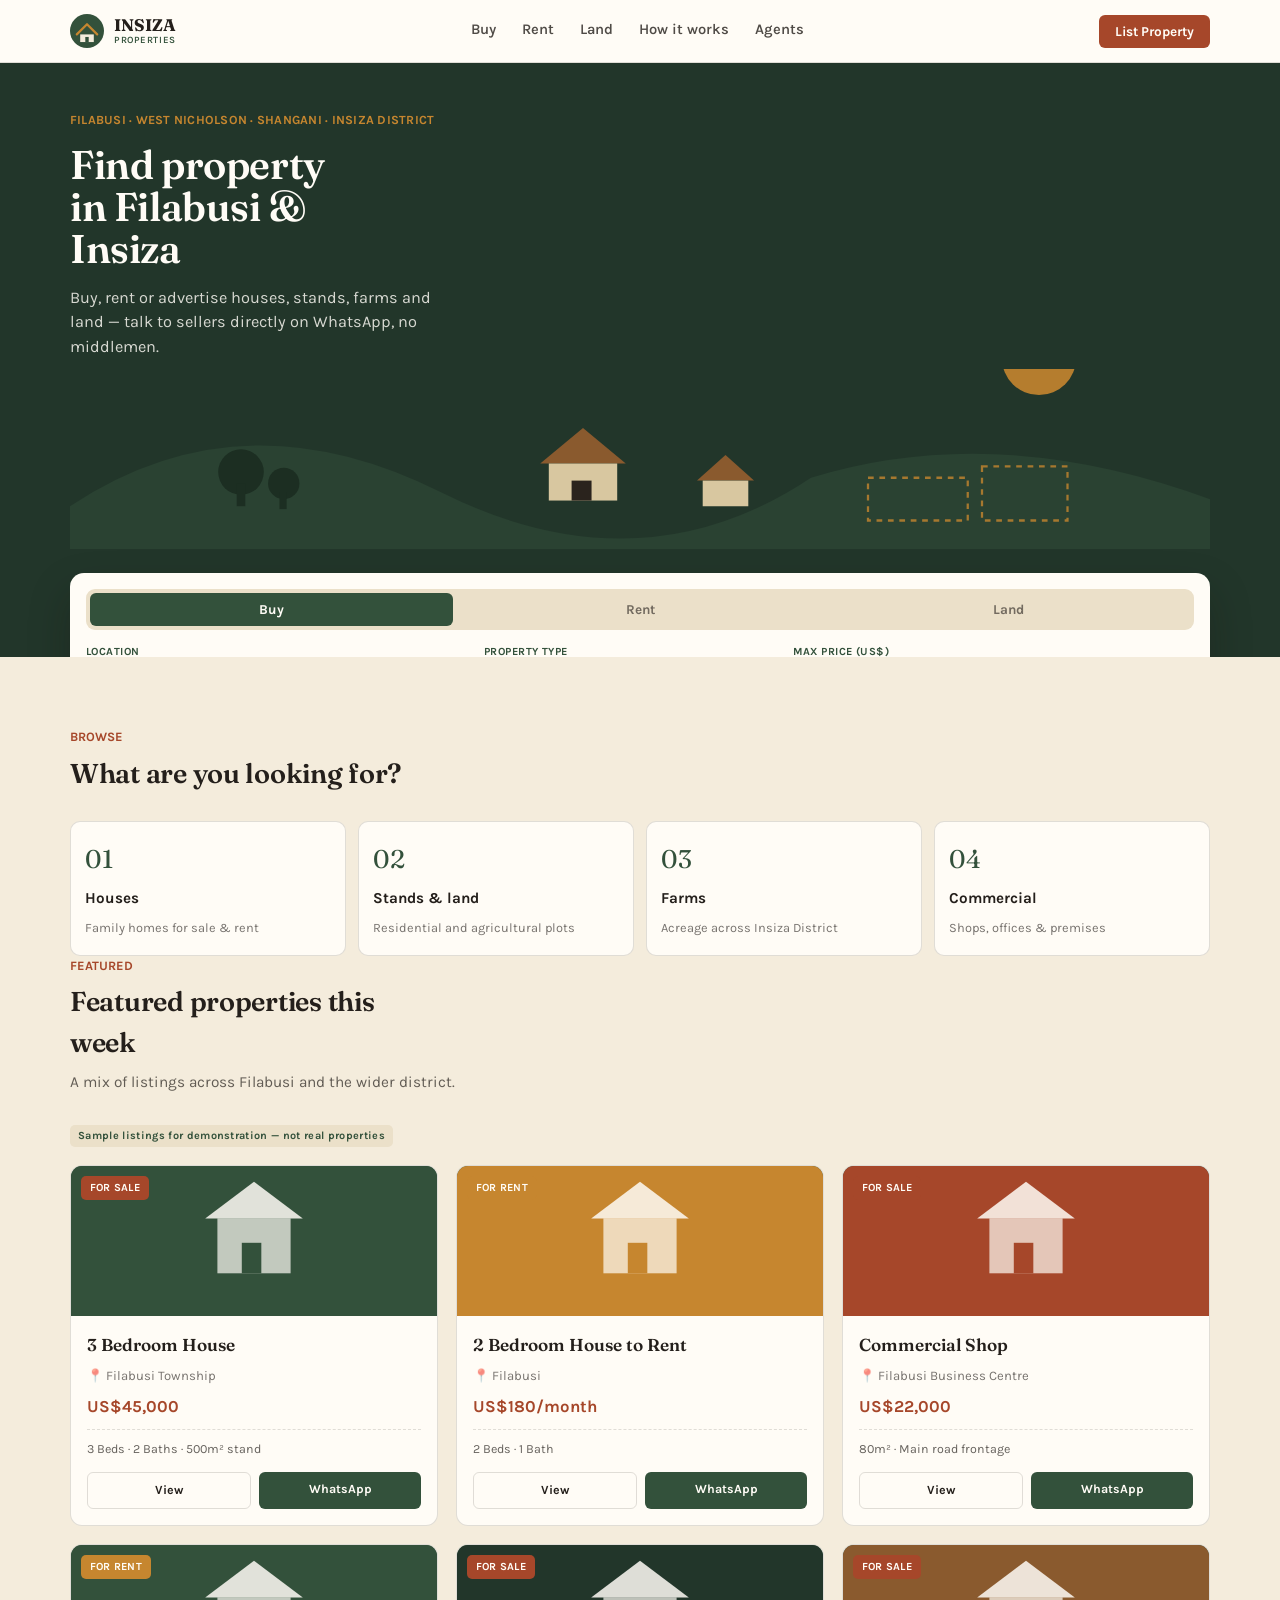
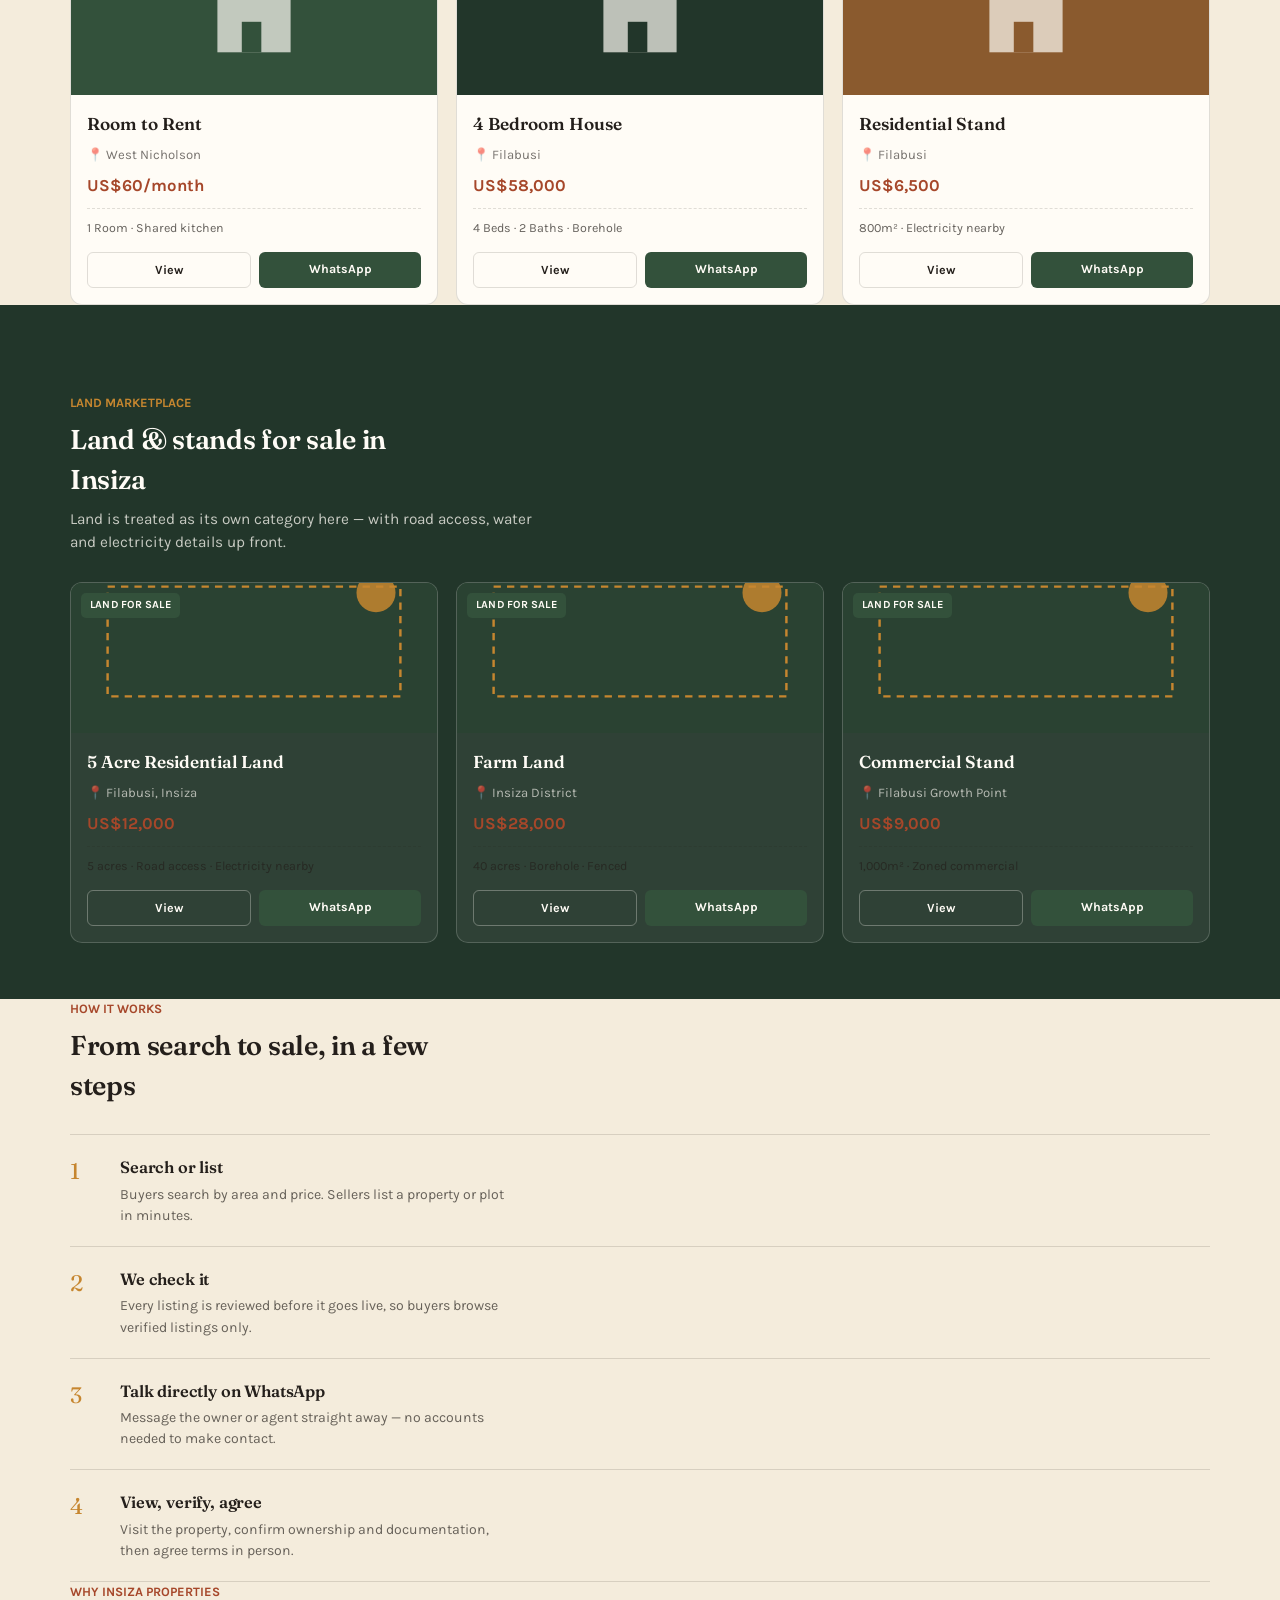
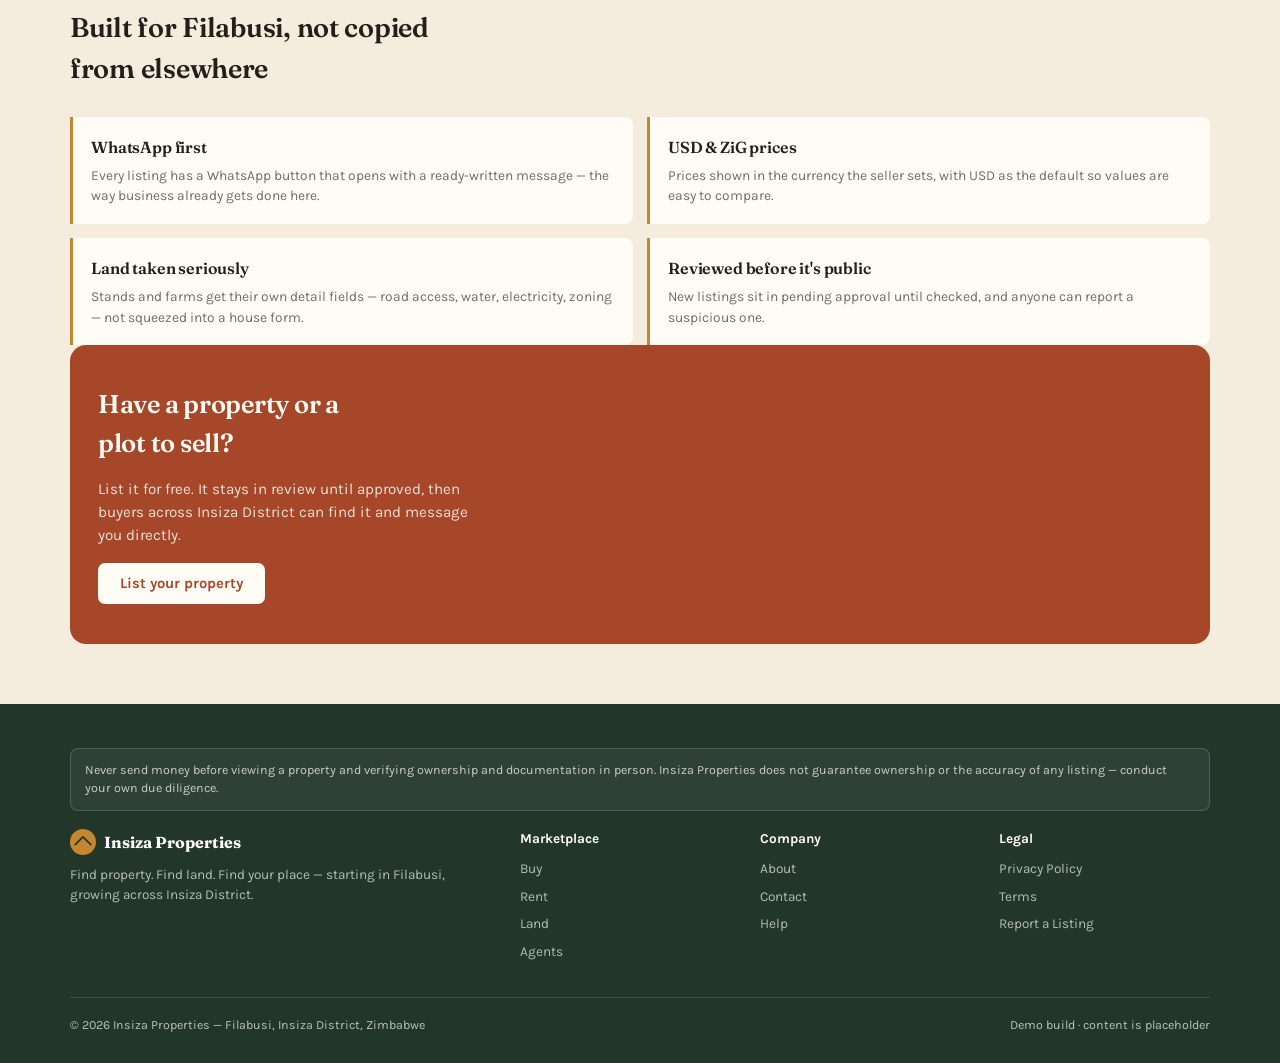
<file: index.html>
<!DOCTYPE html>
<html lang="en">
<head>
<meta charset="UTF-8">
<meta name="viewport" content="width=device-width, initial-scale=1.0">
<title>Insiza Properties — Find Property. Find Land. Find Your Place.</title>
<link rel="preconnect" href="https://fonts.googleapis.com">
<link href="https://fonts.googleapis.com/css2?family=Fraunces:opsz,wght@9..144,400;9..144,500;9..144,600;9..144,700&family=Karla:wght@400;500;600;700&display=swap" rel="stylesheet">
<style>
:root{
--ink:#241F1B;
--green:#33513B;
--green-deep:#22362A;
--ochre:#C6862F;
--clay:#A6472A;
--paper:#F4ECDC;
--paper-2:#EBE0C9;
--white:#FFFCF6;
--line: rgba(36,31,27,0.14);
}
*{box-sizing:border-box; margin:0; padding:0;}
body{
font-family:'Karla', sans-serif;
color:var(--ink);
background:var(--paper);
line-height:1.5;
-webkit-font-smoothing:antialiased;
}
h1,h2,h3,.display{
font-family:'Fraunces', serif;
font-weight:600;
letter-spacing:-0.01em;
}
a{color:inherit; text-decoration:none;}
img{max-width:100%; display:block;}
.wrap{max-width:1180px; margin:0 auto; padding:0 20px;}
button{font-family:inherit; cursor:pointer;}

/* ---------- NAV ---------- */
nav{
background:var(--white);
border-bottom:1px solid var(--line);
position:sticky; top:0; z-index:50;
}
.nav-inner{
display:flex; align-items:center; justify-content:space-between;
padding:14px 20px; max-width:1180px; margin:0 auto;
gap:12px;
}
.logo{display:flex; align-items:center; gap:10px;}
.logo-mark{
width:34px; height:34px; flex-shrink:0;
}
.logo-text{font-family:'Fraunces', serif; font-weight:700; font-size:1.05rem; line-height:1.1;}
.logo-text span{display:block; font-family:'Karla',sans-serif; font-weight:600; font-size:0.6rem; letter-spacing:0.06em; color:var(--green); text-transform:uppercase;}
.nav-links{display:none; gap:26px; font-size:0.92rem; font-weight:600;}
.nav-links a{opacity:0.8; padding:4px 0; border-bottom:2px solid transparent;}
.nav-links a:hover{opacity:1; border-color:var(--ochre);}
.nav-cta{
background:var(--clay); color:var(--white); padding:9px 16px; border-radius:6px;
font-weight:700; font-size:0.85rem; white-space:nowrap; border:none;
}
@media(min-width:860px){ .nav-links{display:flex;} }

/* ---------- HERO ---------- */
.hero{
background:var(--green-deep);
color:var(--white);
position:relative;
overflow:hidden;
padding:44px 0 0;
}
.hero-inner{ max-width:1180px; margin:0 auto; padding:0 20px; position:relative; z-index:2;}
.hero-eyebrow{
display:inline-block; font-size:0.78rem; font-weight:700; color:var(--ochre);
letter-spacing:0.02em; margin-bottom:14px;
}
.hero h1{
font-size:2.5rem; line-height:1.05; max-width:11ch; color:var(--white);
}
.hero p{
margin-top:16px; font-size:1.02rem; max-width:38ch; color:rgba(255,252,246,0.82);
}
.hero-scene{
margin-top:10px; height:180px; position:relative;
}
.hero-scene svg{ width:100%; height:100%; display:block; }

/* search card */
.search-card{
background:var(--white); color:var(--ink);
border-radius:14px; padding:16px;
margin:24px 0 -64px;
box-shadow:0 20px 40px rgba(20,15,10,0.25);
position:relative; z-index:3;
}
.tabs{ display:flex; gap:6px; background:var(--paper-2); padding:4px; border-radius:9px; margin-bottom:14px;}
.tab{
flex:1; text-align:center; padding:9px 4px; border-radius:6px; font-weight:700; font-size:0.85rem;
border:none; background:transparent; color:var(--ink); opacity:0.6;
}
.tab.active{ background:var(--green); color:var(--white); opacity:1;}
.search-grid{ display:grid; grid-template-columns:1fr; gap:10px;}
@media(min-width:700px){ .search-grid{grid-template-columns: 1.3fr 1fr 1fr auto;} }
.field{ display:flex; flex-direction:column; gap:4px;}
.field label{ font-size:0.68rem; font-weight:700; text-transform:uppercase; letter-spacing:0.04em; color:var(--green);}
.field select, .field input{
border:1px solid var(--line); border-radius:7px; padding:10px 10px; font-size:0.92rem;
font-family:inherit; background:var(--white); color:var(--ink);
}
.search-btn{
background:var(--clay); color:var(--white); border:none; border-radius:7px;
padding:10px 22px; font-weight:700; font-size:0.92rem; align-self:end;
}

section{ padding:88px 0 56px; }
.section-head{ margin-bottom:28px; }
.section-head .kicker{ color:var(--clay); font-weight:700; font-size:0.8rem; margin-bottom:6px; display:block;}
.section-head h2{ font-size:1.7rem; max-width:20ch;}
.section-head p{ margin-top:8px; color:rgba(36,31,27,0.7); max-width:52ch; font-size:0.96rem;}

/* browse categories */
.cat-row{ display:grid; grid-template-columns:repeat(2,1fr); gap:12px;}
@media(min-width:700px){ .cat-row{grid-template-columns:repeat(4,1fr);} }
.cat-card{
background:var(--white); border:1px solid var(--line); border-radius:10px;
padding:18px 14px; display:flex; flex-direction:column; gap:8px;
}
.cat-card .n{ font-family:'Fraunces',serif; font-size:1.6rem; color:var(--green);}
.cat-card .t{ font-weight:700; font-size:0.95rem;}
.cat-card .d{ font-size:0.8rem; color:rgba(36,31,27,0.62);}

/* listings */
.demo-flag{
display:inline-block; background:var(--paper-2); color:var(--green); font-size:0.68rem; font-weight:700;
padding:3px 8px; border-radius:5px; letter-spacing:0.03em; margin-bottom:18px;
}
.listing-grid{ display:grid; grid-template-columns:1fr; gap:18px;}
@media(min-width:700px){ .listing-grid{grid-template-columns:repeat(2,1fr);} }
@media(min-width:1020px){ .listing-grid{grid-template-columns:repeat(3,1fr);} }
.card{
background:var(--white); border:1px solid var(--line); border-radius:12px; overflow:hidden;
display:flex; flex-direction:column;
}
.card-media{
height:150px; position:relative; background:var(--green);
}
.card-media svg{ width:100%; height:100%; }
.badge{
position:absolute; top:10px; left:10px; padding:4px 9px; border-radius:5px;
font-size:0.68rem; font-weight:700; letter-spacing:0.02em;
}
.badge.sale{ background:var(--clay); color:var(--white);}
.badge.rent{ background:var(--ochre); color:var(--white);}
.badge.land{ background:var(--green); color:var(--white);}
.card-body{ padding:16px; display:flex; flex-direction:column; gap:8px; flex:1;}
.card-title{ font-family:'Fraunces',serif; font-weight:600; font-size:1.08rem;}
.card-loc{ font-size:0.82rem; color:rgba(36,31,27,0.62);}
.card-price{ font-weight:700; color:var(--clay); font-size:1.05rem;}
.card-specs{ display:flex; gap:12px; font-size:0.78rem; color:rgba(36,31,27,0.7); border-top:1px dashed var(--line); padding-top:10px; margin-top:2px;}
.card-actions{ display:flex; gap:8px; margin-top:auto; padding-top:6px;}
.btn-sm{
flex:1; text-align:center; padding:8px 6px; border-radius:6px; font-size:0.78rem; font-weight:700; border:1px solid var(--line);
}
.btn-sm.whatsapp{ background:var(--green); color:var(--white); border:none;}

.hidden{ display:none !important; }

/* land spotlight */
.land-band{ background:var(--green-deep); color:var(--white); }
.land-band .section-head h2, .land-band .section-head .kicker{ color:var(--white); }
.land-band .section-head .kicker{ color:var(--ochre); }
.land-band .section-head p{ color:rgba(255,252,246,0.75);}
.land-band .card{ background:rgba(255,252,246,0.06); border-color:rgba(255,252,246,0.18);}
.land-band .card-title{ color:var(--white);}
.land-band .card-loc{ color:rgba(255,252,246,0.65);}
.land-band .btn-sm{ border-color:rgba(255,252,246,0.3); color:var(--white);}

/* how it works */
.steps{ display:grid; grid-template-columns:1fr; gap:0; border-top:1px solid var(--line);}
.step{ display:flex; gap:16px; padding:20px 0; border-bottom:1px solid var(--line);}
.step .idx{ font-family:'Fraunces',serif; font-size:1.4rem; color:var(--ochre); width:34px; flex-shrink:0;}
.step h3{ font-size:1.02rem; margin-bottom:4px;}
.step p{ font-size:0.88rem; color:rgba(36,31,27,0.68); max-width:48ch;}

/* why */
.why-row{ display:grid; grid-template-columns:1fr; gap:14px;}
@media(min-width:700px){ .why-row{grid-template-columns:repeat(2,1fr);} }
.why-card{ padding:18px; border-left:3px solid var(--ochre); background:var(--white); border-radius:0 8px 8px 0;}
.why-card h3{ font-size:1rem; margin-bottom:6px;}
.why-card p{ font-size:0.86rem; color:rgba(36,31,27,0.65);}

/* cta */
.cta-band{
background:var(--clay); color:var(--white); border-radius:16px; padding:40px 28px;
text-align:left; margin:0 20px 0; max-width:1140px; margin-left:auto; margin-right:auto;
display:flex; flex-direction:column; gap:16px; align-items:flex-start;
}
.cta-band h2{ color:var(--white); font-size:1.6rem; max-width:16ch;}
.cta-band p{ color:rgba(255,252,246,0.85); max-width:44ch; font-size:0.95rem;}
.cta-btn{ background:var(--white); color:var(--clay); padding:12px 22px; border-radius:7px; font-weight:700; border:none; font-size:0.92rem;}

footer{ background:var(--green-deep); color:rgba(255,252,246,0.7); padding:44px 0 28px; margin-top:60px;}
.foot-grid{ display:grid; grid-template-columns:1fr; gap:28px; margin-bottom:28px;}
@media(min-width:700px){ .foot-grid{grid-template-columns:2fr 1fr 1fr 1fr;} }
.foot-col h4{ color:var(--white); font-size:0.85rem; margin-bottom:10px; font-weight:700;}
.foot-col a, .foot-col p{ display:block; font-size:0.85rem; margin-bottom:7px; color:rgba(255,252,246,0.68);}
.foot-logo{ display:flex; align-items:center; gap:8px; margin-bottom:10px;}
.foot-bottom{ border-top:1px solid rgba(255,252,246,0.14); padding-top:18px; font-size:0.78rem; display:flex; flex-wrap:wrap; justify-content:space-between; gap:8px;}
.safety-note{
font-size:0.78rem; background:rgba(255,252,246,0.06); border:1px solid rgba(255,252,246,0.16);
padding:12px 14px; border-radius:8px; margin-bottom:18px; color:rgba(255,252,246,0.75);
}
</style>
</head>
<body>

<nav>
<div class="nav-inner">
<div class="logo">
<svg class="logo-mark" viewBox="0 0 40 40" fill="none">
<circle cx="20" cy="20" r="20" fill="#33513B"/>
<path d="M8 24 L20 12 L32 24" stroke="#C6862F" stroke-width="2.6" fill="none" stroke-linecap="round" stroke-linejoin="round"/>
<rect x="12" y="24" width="16" height="9" fill="#F4ECDC"/>
<rect x="18" y="27" width="4" height="6" fill="#33513B"/>
</svg>
<div class="logo-text">INSIZA<span>Properties</span></div>
</div>
<div class="nav-links">
<a href="#buy">Buy</a>
<a href="#rent">Rent</a>
<a href="#land">Land</a>
<a href="#how">How it works</a>
<a href="#list">Agents</a>
</div>
<button class="nav-cta" id="listBtn">List Property</button>
</div>
</nav>

<header class="hero">
<div class="hero-inner">
<span class="hero-eyebrow">FILABUSI · WEST NICHOLSON · SHANGANI · INSIZA DISTRICT</span>
<h1>Find property in Filabusi &amp; Insiza</h1>
<p>Buy, rent or advertise houses, stands, farms and land — talk to sellers directly on WhatsApp, no middlemen.</p>

<div class="hero-scene">
<svg viewBox="0 0 800 180" preserveAspectRatio="xMidYMax slice">
<!-- kopje / hill -->
<path d="M0 150 Q120 70 260 140 T 520 130 Q 650 90 800 145 L800 180 L0 180 Z" fill="#2A4232"/>
<!-- sun -->
<circle cx="680" cy="46" r="26" fill="#C6862F" opacity="0.9"/>
<!-- msasa tree silhouettes -->
<g fill="#1C2E22">
<circle cx="120" cy="126" r="16"/>
<rect x="117" y="134" width="6" height="16"/>
<circle cx="150" cy="134" r="11"/>
<rect x="147" y="140" width="5" height="12"/>
</g>
<!-- round hut -->
<g>
<polygon points="330,120 360,95 390,120" fill="#8A5A2E"/>
<rect x="336" y="120" width="48" height="26" fill="#D8C7A0"/>
<rect x="352" y="132" width="14" height="14" fill="#2A231D"/>
</g>
<!-- second hut small -->
<g>
<polygon points="440,132 460,114 480,132" fill="#8A5A2E"/>
<rect x="444" y="132" width="32" height="18" fill="#D8C7A0"/>
</g>
<!-- land plot markers -->
<g stroke="#C6862F" stroke-width="1.6" stroke-dasharray="4 4" fill="none" opacity="0.8">
<rect x="560" y="130" width="70" height="30"/>
<rect x="640" y="122" width="60" height="38"/>
</g>
</svg>
</div>
</div>

<div class="wrap">
<div class="search-card">
<div class="tabs">
<button class="tab active" data-tab="buy">Buy</button>
<button class="tab" data-tab="rent">Rent</button>
<button class="tab" data-tab="land">Land</button>
</div>
<div class="search-grid">
<div class="field">
<label>Location</label>
<select>
<option>Filabusi</option>
<option>West Nicholson</option>
<option>Shangani</option>
<option>Sun Yet Sen</option>
<option>Anywhere in Insiza</option>
</select>
</div>
<div class="field">
<label>Property type</label>
<select>
<option>House</option>
<option>Stand</option>
<option>Farm / Agricultural</option>
<option>Commercial</option>
</select>
</div>
<div class="field">
<label>Max price (US$)</label>
<input type="text" placeholder="e.g. 15,000">
</div>
<button class="search-btn">Search</button>
</div>
</div>
</div>
</header>

<main style="padding-top:70px;">

<section class="wrap">
<div class="section-head">
<span class="kicker">BROWSE</span>
<h2>What are you looking for?</h2>
</div>
<div class="cat-row">
<div class="cat-card"><span class="n">01</span><span class="t">Houses</span><span class="d">Family homes for sale &amp; rent</span></div>
<div class="cat-card"><span class="n">02</span><span class="t">Stands &amp; land</span><span class="d">Residential and agricultural plots</span></div>
<div class="cat-card"><span class="n">03</span><span class="t">Farms</span><span class="d">Acreage across Insiza District</span></div>
<div class="cat-card"><span class="n">04</span><span class="t">Commercial</span><span class="d">Shops, offices &amp; premises</span></div>
</div>
</section>

<section class="wrap" id="buy">
<div class="section-head">
<span class="kicker">FEATURED</span>
<h2>Featured properties this week</h2>
<p>A mix of listings across Filabusi and the wider district.</p>
</div>
<span class="demo-flag">Sample listings for demonstration — not real properties</span>
<div class="listing-grid" id="listingGrid">
<!-- cards injected by JS -->
</div>
</section>

<section class="land-band" id="land">
<div class="wrap">
<div class="section-head">
<span class="kicker">LAND MARKETPLACE</span>
<h2>Land &amp; stands for sale in Insiza</h2>
<p>Land is treated as its own category here — with road access, water and electricity details up front.</p>
</div>
<div class="listing-grid" id="landGrid"></div>
</div>
</section>

<section class="wrap" id="how">
<div class="section-head">
<span class="kicker">HOW IT WORKS</span>
<h2>From search to sale, in a few steps</h2>
</div>
<div class="steps">
<div class="step"><span class="idx">1</span><div><h3>Search or list</h3><p>Buyers search by area and price. Sellers list a property or plot in minutes.</p></div></div>
<div class="step"><span class="idx">2</span><div><h3>We check it</h3><p>Every listing is reviewed before it goes live, so buyers browse verified listings only.</p></div></div>
<div class="step"><span class="idx">3</span><div><h3>Talk directly on WhatsApp</h3><p>Message the owner or agent straight away — no accounts needed to make contact.</p></div></div>
<div class="step"><span class="idx">4</span><div><h3>View, verify, agree</h3><p>Visit the property, confirm ownership and documentation, then agree terms in person.</p></div></div>
</div>
</section>

<section class="wrap">
<div class="section-head">
<span class="kicker">WHY INSIZA PROPERTIES</span>
<h2>Built for Filabusi, not copied from elsewhere</h2>
</div>
<div class="why-row">
<div class="why-card"><h3>WhatsApp first</h3><p>Every listing has a WhatsApp button that opens with a ready-written message — the way business already gets done here.</p></div>
<div class="why-card"><h3>USD &amp; ZiG prices</h3><p>Prices shown in the currency the seller sets, with USD as the default so values are easy to compare.</p></div>
<div class="why-card"><h3>Land taken seriously</h3><p>Stands and farms get their own detail fields — road access, water, electricity, zoning — not squeezed into a house form.</p></div>
<div class="why-card"><h3>Reviewed before it's public</h3><p>New listings sit in pending approval until checked, and anyone can report a suspicious one.</p></div>
</div>
</section>

<section class="wrap">
<div class="cta-band">
<h2>Have a property or a plot to sell?</h2>
<p>List it for free. It stays in review until approved, then buyers across Insiza District can find it and message you directly.</p>
<button class="cta-btn" id="listBtn2">List your property</button>
</div>
</section>

</main>

<footer>
<div class="wrap">
<div class="safety-note">
Never send money before viewing a property and verifying ownership and documentation in person. Insiza Properties does not guarantee ownership or the accuracy of any listing — conduct your own due diligence.
</div>
<div class="foot-grid">
<div class="foot-col">
<div class="foot-logo">
<svg width="26" height="26" viewBox="0 0 40 40" fill="none">
<circle cx="20" cy="20" r="20" fill="#C6862F"/>
<path d="M8 24 L20 12 L32 24" stroke="#22362A" stroke-width="2.6" fill="none" stroke-linecap="round" stroke-linejoin="round"/>
</svg>
<strong style="color:#fff; font-family:'Fraunces',serif;">Insiza Properties</strong>
</div>
<p>Find property. Find land. Find your place — starting in Filabusi, growing across Insiza District.</p>
</div>
<div class="foot-col">
<h4>Marketplace</h4>
<a href="#buy">Buy</a><a href="#rent">Rent</a><a href="#land">Land</a><a href="#">Agents</a>
</div>
<div class="foot-col">
<h4>Company</h4>
<a href="#">About</a><a href="#">Contact</a><a href="#">Help</a>
</div>
<div class="foot-col">
<h4>Legal</h4>
<a href="#">Privacy Policy</a><a href="#">Terms</a><a href="#">Report a Listing</a>
</div>
</div>
<div class="foot-bottom">
<span>© 2026 Insiza Properties — Filabusi, Insiza District, Zimbabwe</span>
<span>Demo build · content is placeholder</span>
</div>
</div>
</footer>

<script>
const properties = [
{type:'sale', title:'3 Bedroom House', loc:'Filabusi Township', price:'US$45,000', specs:'3 Beds · 2 Baths · 500m² stand', color:'#33513B'},
{type:'rent', title:'2 Bedroom House to Rent', loc:'Filabusi', price:'US$180/month', specs:'2 Beds · 1 Bath', color:'#C6862F'},
{type:'sale', title:'Commercial Shop', loc:'Filabusi Business Centre', price:'US$22,000', specs:'80m² · Main road frontage', color:'#A6472A'},
{type:'rent', title:'Room to Rent', loc:'West Nicholson', price:'US$60/month', specs:'1 Room · Shared kitchen', color:'#33513B'},
{type:'sale', title:'4 Bedroom House', loc:'Filabusi', price:'US$58,000', specs:'4 Beds · 2 Baths · Borehole', color:'#22362A'},
{type:'sale', title:'Residential Stand', loc:'Filabusi', price:'US$6,500', specs:'800m² · Electricity nearby', color:'#8A5A2E'},
];
const landOnly = [
{title:'5 Acre Residential Land', loc:'Filabusi, Insiza', price:'US$12,000', specs:'5 acres · Road access · Electricity nearby'},
{title:'Farm Land', loc:'Insiza District', price:'US$28,000', specs:'40 acres · Borehole · Fenced'},
{title:'Commercial Stand', loc:'Filabusi Growth Point', price:'US$9,000', specs:'1,000m² · Zoned commercial'},
];

function houseIcon(color){
return `<svg viewBox="0 0 300 150" preserveAspectRatio="xMidYMax slice" style="width:100%;height:100%;">
<rect width="300" height="150" fill="${color}"/>
<polygon points="150,40 190,70 110,70" fill="rgba(255,252,246,0.85)"/>
<rect x="120" y="70" width="60" height="45" fill="rgba(255,252,246,0.7)"/>
<rect x="140" y="90" width="16" height="25" fill="${color}"/>
</svg>`;
}
function landIcon(){
return `<svg viewBox="0 0 300 150" preserveAspectRatio="xMidYMax slice" style="width:100%;height:100%;">
<rect width="300" height="150" fill="#2A4232"/>
<g stroke="#C6862F" stroke-width="2" stroke-dasharray="6 5" fill="none">
<rect x="30" y="30" width="240" height="90"/>
</g>
<circle cx="250" cy="35" r="16" fill="#C6862F" opacity="0.85"/>
</svg>`;
}

function badgeClass(type){
if(type==='sale') return 'sale';
if(type==='rent') return 'rent';
return 'land';
}
function badgeLabel(type){
if(type==='sale') return 'FOR SALE';
if(type==='rent') return 'FOR RENT';
return 'LAND FOR SALE';
}

function renderCard(p, isLand){
const wa = encodeURIComponent(`Hello, I am interested in your property listed on Insiza Properties: ${p.title}. Is it still available?`);
return `
<div class="card" data-type="${isLand ? 'land' : p.type}">
<div class="card-media">${isLand ? landIcon() : houseIcon(p.color)}
<span class="badge ${isLand ? 'land' : badgeClass(p.type)}">${isLand ? 'LAND FOR SALE' : badgeLabel(p.type)}</span>
</div>
<div class="card-body">
<div class="card-title">${p.title}</div>
<div class="card-loc">📍 ${p.loc}</div>
<div class="card-price">${p.price}</div>
<div class="card-specs">${p.specs}</div>
<div class="card-actions">
<a class="btn-sm" href="#">View</a>
<a class="btn-sm whatsapp" href="https://wa.me/?text=${wa}" target="_blank" rel="noopener">WhatsApp</a>
</div>
</div>
</div>`;
}

document.getElementById('listingGrid').innerHTML = properties.map(p=>renderCard(p,false)).join('');
document.getElementById('landGrid').innerHTML = landOnly.map(p=>renderCard(p,true)).join('');

const tabs = document.querySelectorAll('.tab');
tabs.forEach(tab=>{
tab.addEventListener('click', ()=>{
tabs.forEach(t=>t.classList.remove('active'));
tab.classList.add('active');
const type = tab.dataset.tab;
document.querySelectorAll('#listingGrid .card').forEach(card=>{
if(type==='land'){ card.classList.add('hidden'); }
else { card.classList.toggle('hidden', card.dataset.type !== type); }
});
});
});

['listBtn','listBtn2'].forEach(id=>{
document.getElementById(id).addEventListener('click', ()=>{
alert('This demo does not have a live listing form yet — the next build phase adds the "List Your Property" form with photo upload and admin approval.');
});
});
</script>

</body>
</html>
</file>
